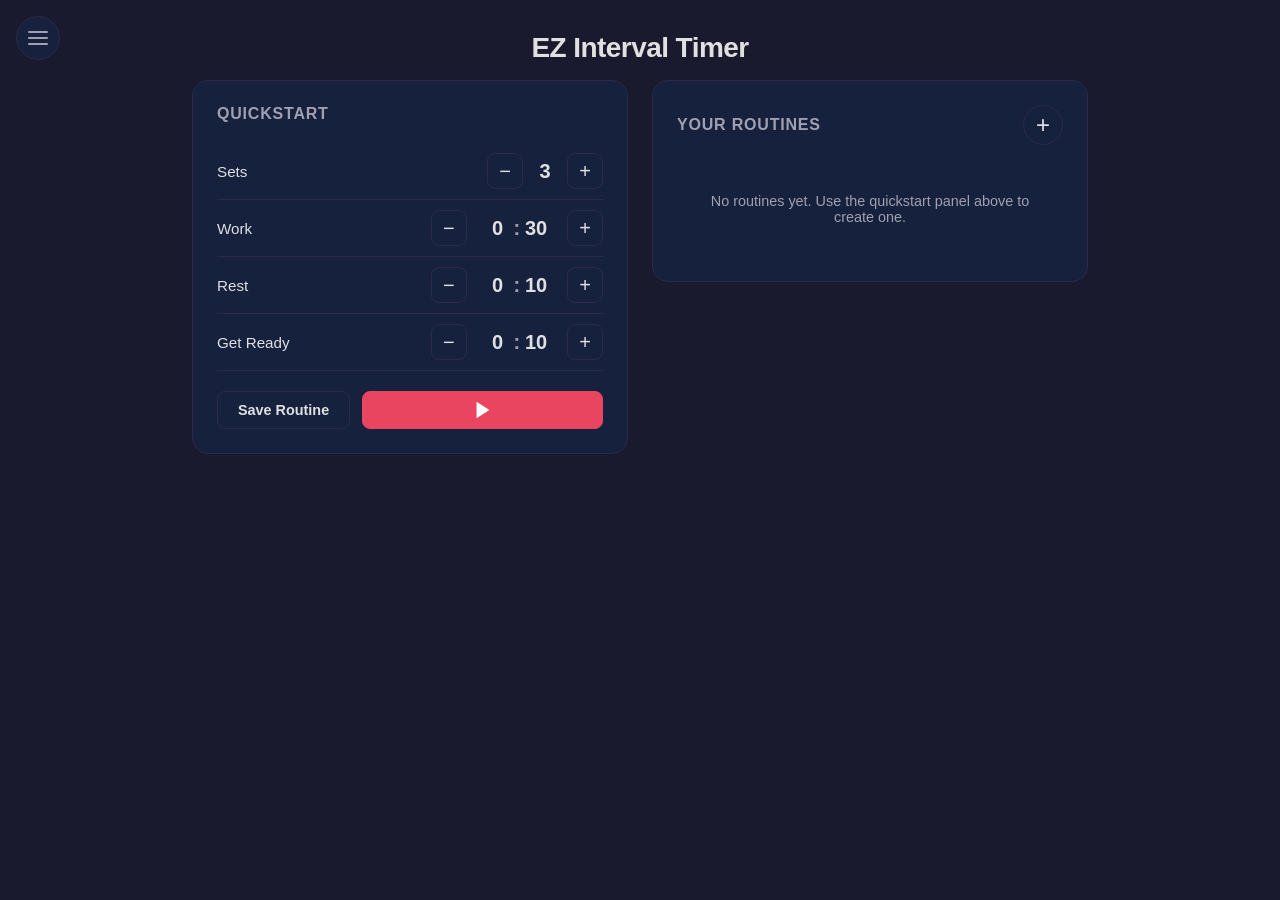
<file: index.html>
<!DOCTYPE html>
<html lang="en">
<head>
  <meta charset="UTF-8">
  <meta name="viewport" content="width=device-width, initial-scale=1.0, user-scalable=no">
  <link rel="icon" href="favicon.ico" sizes="any">
  <meta name="author" content="steven-chau/ez-interval-timer">
  <meta name="theme-color" content="#1a1a2e">
  <meta name="description" content="Interval timer for workouts, stretching, and timed routines">
  <meta name="apple-mobile-web-app-capable" content="yes">
  <meta name="apple-mobile-web-app-status-bar-style" content="black-translucent">
  <meta name="mobile-web-app-capable" content="yes">
  <link rel="apple-touch-icon" href="icon-192.png">
  <link rel="manifest" href="manifest.json">

  <!-- Open Graph (WhatsApp, Facebook, Telegram, Slack) -->
  <meta property="og:type" content="website">
  <meta property="og:url" content="https://steven-chau.github.io/ez-interval-timer/">
  <meta property="og:title" content="EZ Interval Timer">
  <meta property="og:description" content="Free interval timer for workouts, HIIT, Tabata, stretching, yoga, and timed routines. No ads, no sign-up, works offline.">
  <meta property="og:image" content="https://steven-chau.github.io/ez-interval-timer/screenshots/timer-light.png">
  <meta property="og:image:width" content="1170">
  <meta property="og:image:height" content="2532">
  <meta property="og:site_name" content="EZ Interval Timer">

  <!-- Twitter Card -->
  <meta name="twitter:card" content="summary_large_image">
  <meta name="twitter:url" content="https://steven-chau.github.io/ez-interval-timer/">
  <meta name="twitter:title" content="EZ Interval Timer">
  <meta name="twitter:description" content="Free interval timer for workouts, HIIT, Tabata, stretching, yoga, and timed routines. No ads, no sign-up, works offline.">
  <meta name="twitter:image" content="https://steven-chau.github.io/ez-interval-timer/screenshots/timer-light.png">

  <title>EZ Interval Timer</title>
  <link rel="stylesheet" href="css/style.css">
  <script type="application/ld+json">
  {
    "@context": "https://schema.org",
    "@type": "WebApplication",
    "@id": "https://steven-chau.github.io/ez-interval-timer#app",
    "name": "EZ Interval Timer",
    "url": "https://steven-chau.github.io/ez-interval-timer",
    "description": "Free interval timer for workouts, HIIT, Tabata, stretching, yoga, and timed routines",
    "applicationCategory": "HealthApplication",
    "operatingSystem": "All",
    "author": {
      "@type": "Person",
      "name": "Steven Chau",
      "url": "https://github.com/steven-chau"
    },
    "sourceOrganization": {
      "@type": "Organization",
      "name": "steven-chau/ez-interval-timer",
      "url": "https://github.com/steven-chau/ez-interval-timer"
    }
  }
  </script>
</head>
<body>
  <div id="app">
    <!-- ===== Config View ===== -->
    <div id="config-view" class="view">
      <button id="btn-menu" class="btn-hamburger" data-i18n-aria="menuAria">
        <svg width="24" height="24" viewBox="0 0 24 24" fill="none" stroke="currentColor" stroke-width="2" stroke-linecap="round"><line x1="3" y1="6" x2="21" y2="6"/><line x1="3" y1="12" x2="21" y2="12"/><line x1="3" y1="18" x2="21" y2="18"/></svg>
      </button>

      <div id="menu-backdrop" class="menu-backdrop closed"></div>
      <div id="menu-drawer" class="menu-drawer closed">
        <div class="menu-header">
          <h2 data-i18n="menu">Menu</h2>
          <button id="btn-menu-close" class="btn-menu-close" data-i18n-aria="closeMenuAria">&times;</button>
        </div>
        <div class="menu-items">
          <button id="btn-language" class="menu-item">
            <svg width="20" height="20" viewBox="0 0 24 24" fill="none" stroke="currentColor" stroke-width="2" stroke-linecap="round" stroke-linejoin="round"><circle cx="12" cy="12" r="10"/><line x1="2" y1="12" x2="22" y2="12"/><path d="M12 2a15.3 15.3 0 0 1 4 10 15.3 15.3 0 0 1-4 10 15.3 15.3 0 0 1-4-10 15.3 15.3 0 0 1 4-10z"/></svg>
            <span data-i18n="language">Language</span>
          </button>
          <button id="btn-track-records" class="menu-item">
            <svg width="20" height="20" viewBox="0 0 24 24" fill="none" stroke="currentColor" stroke-width="2" stroke-linecap="round" stroke-linejoin="round"><line x1="18" y1="20" x2="18" y2="10"/><line x1="12" y1="20" x2="12" y2="4"/><line x1="6" y1="20" x2="6" y2="14"/></svg>
            <span data-i18n="trackRecords">Track Records</span>
          </button>
          <button id="btn-menu-fullscreen" class="menu-item">
            <svg width="20" height="20" viewBox="0 0 24 24" fill="none" stroke="currentColor" stroke-width="2" stroke-linecap="round" stroke-linejoin="round"><polyline points="15 3 21 3 21 9"/><polyline points="9 21 3 21 3 15"/><line x1="21" y1="3" x2="14" y2="10"/><line x1="3" y1="21" x2="10" y2="14"/></svg>
            <span data-i18n="fullscreenEnter">Enter Full Screen</span>
          </button>
          <button id="btn-export-routines" class="menu-item">
            <svg width="20" height="20" viewBox="0 0 24 24" fill="none" stroke="currentColor" stroke-width="2" stroke-linecap="round" stroke-linejoin="round"><path d="M21 15v4a2 2 0 0 1-2 2H5a2 2 0 0 1-2-2v-4"/><polyline points="17 8 12 3 7 8"/><line x1="12" y1="3" x2="12" y2="15"/></svg>
            <span data-i18n="exportRoutines">Export Routines</span>
          </button>
          <button id="btn-import-routines" class="menu-item">
            <svg width="20" height="20" viewBox="0 0 24 24" fill="none" stroke="currentColor" stroke-width="2" stroke-linecap="round" stroke-linejoin="round"><path d="M21 15v4a2 2 0 0 1-2 2H5a2 2 0 0 1-2-2v-4"/><polyline points="7 10 12 15 17 10"/><line x1="12" y1="15" x2="12" y2="3"/></svg>
            <span data-i18n="importRoutines">Import Routines</span>
          </button>
          <button id="btn-menu-share" class="menu-item">
            <svg width="20" height="20" viewBox="0 0 24 24" fill="none" stroke="currentColor" stroke-width="2" stroke-linecap="round" stroke-linejoin="round"><circle cx="18" cy="5" r="3"/><circle cx="6" cy="12" r="3"/><circle cx="18" cy="19" r="3"/><line x1="8.59" y1="13.51" x2="15.42" y2="17.49"/><line x1="15.41" y1="6.51" x2="8.59" y2="10.49"/></svg>
            <span data-i18n="share">Share</span>
          </button>
          <button id="btn-sponsor" class="menu-item">
            <svg width="20" height="20" viewBox="0 0 24 24" fill="none" stroke="currentColor" stroke-width="2" stroke-linecap="round" stroke-linejoin="round"><path d="M20.84 4.61a5.5 5.5 0 0 0-7.78 0L12 5.67l-1.06-1.06a5.5 5.5 0 0 0-7.78 7.78l1.06 1.06L12 21.23l7.78-7.78 1.06-1.06a5.5 5.5 0 0 0 0-7.78z"/></svg>
            <span data-i18n="sponsor">Sponsor</span>
          </button>
        </div>
        <div class="menu-footer" id="menu-footer">
          <span id="menu-footer-version"></span>
        </div>
      </div>

      <header class="config-header">
        <h1 data-i18n="appTitle">EZ Interval Timer</h1>
      </header>

      <main class="config-main">
        <!-- Quickstart Panel -->
        <section class="panel quickstart-panel">
          <h2 data-i18n="quickstart">Quickstart</h2>

          <div class="config-row">
            <label data-i18n="sets">Sets</label>
            <div class="stepper">
              <button class="stepper-btn" data-action="decrement" data-target="sets" data-i18n-aria="decreaseSets">&#8722;</button>
              <span class="stepper-value" id="sets-display">3</span>
              <button class="stepper-btn" data-action="increment" data-target="sets" data-i18n-aria="increaseSets">+</button>
            </div>
          </div>

          <div class="config-row">
            <label data-i18n="work">Work</label>
            <div class="time-stepper">
              <button class="stepper-btn" data-action="decrement" data-target="work" data-i18n-aria="decreaseWork">&#8722;</button>
              <div class="time-display" data-target="work" role="button" tabindex="0">
                <span class="time-min" id="work-min-display">0</span><span class="time-sep">:</span><span class="time-sec" id="work-sec-display">30</span>
              </div>
              <button class="stepper-btn" data-action="increment" data-target="work" data-i18n-aria="increaseWork">+</button>
            </div>
          </div>

          <div class="config-row">
            <label data-i18n="rest">Rest</label>
            <div class="time-stepper">
              <button class="stepper-btn" data-action="decrement" data-target="rest" data-i18n-aria="decreaseRest">&#8722;</button>
              <div class="time-display" data-target="rest" role="button" tabindex="0">
                <span class="time-min" id="rest-min-display">0</span><span class="time-sep">:</span><span class="time-sec" id="rest-sec-display">10</span>
              </div>
              <button class="stepper-btn" data-action="increment" data-target="rest" data-i18n-aria="increaseRest">+</button>
            </div>
          </div>

          <div class="config-row">
            <label data-i18n="getReady">Get Ready</label>
            <div class="time-stepper">
              <button class="stepper-btn" data-action="decrement" data-target="prepare" data-i18n-aria="decreasePrepare">&#8722;</button>
              <div class="time-display" data-target="prepare" role="button" tabindex="0">
                <span class="time-min" id="prepare-min-display">0</span><span class="time-sep">:</span><span class="time-sec" id="prepare-sec-display">10</span>
              </div>
              <button class="stepper-btn" data-action="increment" data-target="prepare" data-i18n-aria="increasePrepare">+</button>
            </div>
          </div>

          <div class="quickstart-actions">
            <button id="btn-save-routine" class="btn btn-secondary" data-i18n="saveRoutine">Save Routine</button>
            <button id="btn-start" class="btn btn-primary btn-large btn-start-icon" aria-label="Start">
              <svg width="22" height="22" viewBox="0 0 24 24" fill="currentColor"><polygon points="5 3 19 12 5 21 5 3"/></svg>
            </button>
          </div>
        </section>

        <!-- Routines Section -->
        <section class="panel routines-section">
          <div class="routines-header">
            <h2 data-i18n="yourRoutines">Your Routines</h2>
            <button id="btn-add-routine" class="btn btn-icon" data-i18n-aria="addRoutineAria">+</button>
          </div>
          <div id="routines-grid" class="routines-grid"></div>
          <p id="routines-empty" class="routines-empty hidden" data-i18n="noRoutines">No routines yet. Use the quickstart panel above to create one.</p>
        </section>
      </main>
    </div>

    <!-- ===== Timer View ===== -->
    <div id="timer-view" class="view hidden">
      <div class="timer-bg" id="timer-bg">
        <div id="lock-overlay" class="lock-overlay hidden"></div>
        <div class="timer-content">
          <div class="routine-label" id="routine-label"></div>
          <div class="phase-label" id="phase-label">PREPARE</div>

          <div class="countdown-container">
            <svg class="progress-ring" viewBox="0 0 200 200">
              <circle class="progress-ring-track" cx="100" cy="100" r="90" />
              <circle class="progress-ring-fill" cx="100" cy="100" r="90" id="progress-ring" />
            </svg>
            <div class="countdown-digits" id="countdown-digits">10</div>
          </div>

          <div class="set-counter" id="set-counter">Set 1 / 3</div>
        </div>
        <img id="finish-gif" class="finish-gif" src="img/dicaprio-meme.gif" alt="">
      </div>

      <div class="timer-controls" id="timer-controls">
        <button class="ctrl-btn" id="btn-skip-back" data-i18n-aria="skipBackAria">
          <svg width="24" height="24" viewBox="0 0 24 24" fill="none" stroke="currentColor" stroke-width="2" stroke-linecap="round" stroke-linejoin="round"><polyline points="1 4 1 10 7 10"/><path d="M3.51 15a9 9 0 1 0 2.13-9.36L1 10"/></svg>
        </button>
        <button class="ctrl-btn ctrl-btn-play" id="btn-play-pause" data-i18n-aria="pauseAria">
          <svg id="icon-pause" width="28" height="28" viewBox="0 0 24 24" fill="currentColor"><rect x="5" y="4" width="5" height="16"/><rect x="14" y="4" width="5" height="16"/></svg>
          <svg id="icon-play" width="28" height="28" viewBox="0 0 24 24" fill="currentColor" class="hidden"><polygon points="6,3 20,12 6,21"/></svg>
        </button>
        <button class="ctrl-btn" id="btn-skip-fwd" data-i18n-aria="skipFwdAria">
          <svg width="24" height="24" viewBox="0 0 24 24" fill="none" stroke="currentColor" stroke-width="2" stroke-linecap="round" stroke-linejoin="round"><polyline points="23 4 23 10 17 10"/><path d="M20.49 15a9 9 0 1 1-2.12-9.36L23 10"/></svg>
        </button>
        <button class="ctrl-btn" id="btn-lock" data-i18n-aria="lockAria">
          <svg id="icon-unlocked" width="22" height="22" viewBox="0 0 24 24" fill="none" stroke="currentColor" stroke-width="2" stroke-linecap="round" stroke-linejoin="round"><rect x="3" y="11" width="18" height="11" rx="2" ry="2"/><path d="M7 11V7a5 5 0 0 1 9.9-1"/></svg>
          <svg id="icon-locked" width="22" height="22" viewBox="0 0 24 24" fill="none" stroke="currentColor" stroke-width="2" stroke-linecap="round" stroke-linejoin="round" class="hidden"><rect x="3" y="11" width="18" height="11" rx="2" ry="2"/><path d="M7 11V7a5 5 0 0 1 10 0v4"/></svg>
        </button>
        <button class="ctrl-btn ctrl-btn-exit" id="btn-exit" data-i18n="exit">Exit</button>
      </div>

    </div>

    <!-- ===== Records View ===== -->
    <div id="records-view" class="view hidden">
      <header class="records-header">
        <button id="btn-records-back" class="btn-icon" data-i18n-aria="recordsBackAria">
          <svg width="24" height="24" viewBox="0 0 24 24" fill="none" stroke="currentColor" stroke-width="2" stroke-linecap="round" stroke-linejoin="round"><polyline points="15 18 9 12 15 6"/></svg>
        </button>
        <h1 data-i18n="trackRecords">Track Records</h1>
      </header>

      <div class="records-modes">
        <button id="btn-mode-detailed" class="mode-btn active" data-i18n="modeDetailed">Detailed</button>
        <button id="btn-mode-calendar" class="mode-btn" data-i18n="modeCalendar">Calendar</button>
      </div>

      <main class="records-main" id="records-main">
        <div id="records-detailed">
          <div id="records-list"></div>
          <button id="btn-load-more" class="btn btn-secondary records-load-more hidden" data-i18n="loadMore">Load More</button>
          <p id="records-empty" class="records-empty hidden" data-i18n="noRecords">No workout records yet.</p>
        </div>
        <div id="records-calendar" class="hidden">
          <div class="calendar-nav">
            <button id="btn-month-prev" class="btn-icon" aria-label="Previous month">
              <svg width="20" height="20" viewBox="0 0 24 24" fill="none" stroke="currentColor" stroke-width="2" stroke-linecap="round" stroke-linejoin="round"><polyline points="15 18 9 12 15 6"/></svg>
            </button>
            <span id="calendar-month-label" class="calendar-month-label"></span>
            <button id="btn-month-next" class="btn-icon" aria-label="Next month">
              <svg width="20" height="20" viewBox="0 0 24 24" fill="none" stroke="currentColor" stroke-width="2" stroke-linecap="round" stroke-linejoin="round"><polyline points="9 18 15 12 9 6"/></svg>
            </button>
          </div>
          <div class="calendar-day-headers" id="calendar-day-headers"></div>
          <div class="calendar-grid" id="calendar-grid"></div>
          <div class="calendar-legend">
            <span class="calendar-legend-label" data-i18n="heatmapLess">Less</span>
            <span class="calendar-legend-cell l0"></span>
            <span class="calendar-legend-cell l1"></span>
            <span class="calendar-legend-cell l2"></span>
            <span class="calendar-legend-cell l3"></span>
            <span class="calendar-legend-cell l4"></span>
            <span class="calendar-legend-label" data-i18n="heatmapMore">More</span>
          </div>
        </div>
      </main>
    </div>
  </div>

  <!-- ===== Routine Edit Modal ===== -->
  <div id="routine-modal" class="modal hidden">
    <div class="modal-backdrop"></div>
    <div class="modal-content">
      <h2 id="modal-title"></h2>

      <div class="modal-field">
        <label for="modal-name" data-i18n="name">Name</label>
        <input type="text" id="modal-name" maxlength="30" data-i18n-placeholder="routineName" class="text-input">
      </div>

      <div class="modal-field">
        <label data-i18n="sets">Sets</label>
        <div class="stepper">
          <button class="stepper-btn" data-action="decrement" data-target="modal-sets" data-i18n-aria="decreaseSets">&#8722;</button>
          <span class="stepper-value" id="modal-sets-display">3</span>
          <button class="stepper-btn" data-action="increment" data-target="modal-sets" data-i18n-aria="increaseSets">+</button>
        </div>
      </div>

      <div class="modal-field">
        <label data-i18n="work">Work</label>
        <div class="time-stepper">
          <button class="stepper-btn" data-action="decrement" data-target="modal-work" data-i18n-aria="decreaseWork">&#8722;</button>
          <div class="time-display" data-target="modal-work" role="button" tabindex="0">
            <span class="time-min" id="modal-work-min-display">0</span><span class="time-sep">:</span><span class="time-sec" id="modal-work-sec-display">30</span>
          </div>
          <button class="stepper-btn" data-action="increment" data-target="modal-work" data-i18n-aria="increaseWork">+</button>
        </div>
      </div>

      <div class="modal-field">
        <label data-i18n="rest">Rest</label>
        <div class="time-stepper">
          <button class="stepper-btn" data-action="decrement" data-target="modal-rest" data-i18n-aria="decreaseRest">&#8722;</button>
          <div class="time-display" data-target="modal-rest" role="button" tabindex="0">
            <span class="time-min" id="modal-rest-min-display">0</span><span class="time-sep">:</span><span class="time-sec" id="modal-rest-sec-display">10</span>
          </div>
          <button class="stepper-btn" data-action="increment" data-target="modal-rest" data-i18n-aria="increaseRest">+</button>
        </div>
      </div>

      <div class="modal-field">
        <label data-i18n="getReady">Get Ready</label>
        <div class="time-stepper">
          <button class="stepper-btn" data-action="decrement" data-target="modal-prepare" data-i18n-aria="decreasePrepare">&#8722;</button>
          <div class="time-display" data-target="modal-prepare" role="button" tabindex="0">
            <span class="time-min" id="modal-prepare-min-display">0</span><span class="time-sep">:</span><span class="time-sec" id="modal-prepare-sec-display">10</span>
          </div>
          <button class="stepper-btn" data-action="increment" data-target="modal-prepare" data-i18n-aria="increasePrepare">+</button>
        </div>
      </div>

      <div class="modal-actions">
        <button id="btn-modal-cancel" class="btn btn-secondary" data-i18n="cancel">Cancel</button>
        <button id="btn-modal-save" class="btn btn-primary" data-i18n="save">Save</button>
      </div>
    </div>
  </div>

  <!-- ===== Confirm Delete Modal ===== -->
  <div id="confirm-modal" class="modal hidden">
    <div class="modal-backdrop"></div>
    <div class="modal-content">
      <p id="confirm-modal-message"></p>
      <div class="modal-actions">
        <button id="btn-confirm-cancel" class="btn btn-secondary" data-i18n="cancel">Cancel</button>
        <button id="btn-confirm-delete" class="btn btn-danger" data-i18n="delete">Delete</button>
      </div>
    </div>
  </div>

  <!-- ===== Language Selection Modal ===== -->
  <div id="language-modal" class="modal hidden">
    <div class="modal-backdrop"></div>
    <div class="modal-content">
      <h2 id="language-modal-title" data-i18n="selectLanguage">Language</h2>
      <div class="language-options">
        <button class="language-option" data-lang="en">
          <span class="language-option-name" data-i18n="langEn">English</span>
        </button>
        <button class="language-option" data-lang="zh-HK">
          <span class="language-option-name" data-i18n="langZhHK">廣東話</span>
        </button>
        <button class="language-option" data-lang="zh-TW">
          <span class="language-option-name" data-i18n="langZhTW">台灣中文</span>
        </button>
        <button class="language-option" data-lang="zh-CN">
          <span class="language-option-name" data-i18n="langZhCN">简体中文</span>
        </button>
        <button class="language-option" data-lang="ja">
          <span class="language-option-name" data-i18n="langJa">日本語</span>
        </button>
      </div>
    </div>
  </div>

  <!-- ===== About Modal ===== -->
  <div id="about-modal" class="modal hidden">
    <div class="modal-backdrop"></div>
    <div class="modal-content about-modal-content">
      <div class="about-header">
        <img src="icon-192.png" alt="" class="about-icon">
        <h2 class="about-app-name" data-i18n="appTitle">EZ Interval Timer</h2>
      </div>
      <p class="about-version" id="about-version"></p>
      <div class="about-links">
        <a href="https://github.com/steven-chau/ez-interval-timer" target="_blank" rel="noopener" class="about-link">
          <svg width="20" height="20" viewBox="0 0 24 24" fill="none" stroke="currentColor" stroke-width="2" stroke-linecap="round" stroke-linejoin="round"><path d="M9 19c-5 1.5-5-2.5-7-3m14 6v-3.87a3.37 3.37 0 0 0-.94-2.61c3.14-.35 6.44-1.54 6.44-7A5.44 5.44 0 0 0 20 4.77 5.07 5.07 0 0 0 19.91 1S18.73.65 16 2.48a13.38 13.38 0 0 0-7 0C6.27.65 5.09 1 5.09 1A5.07 5.07 0 0 0 5 4.77a5.44 5.44 0 0 0-1.5 3.78c0 5.42 3.3 6.61 6.44 7A3.37 3.37 0 0 0 9 18.13V22"/></svg>
          <span data-i18n="githubRepo">GitHub Repo</span>
        </a>
        <a href="https://github.com/steven-chau/ez-interval-timer/issues" target="_blank" rel="noopener" class="about-link">
          <svg width="20" height="20" viewBox="0 0 24 24" fill="none" stroke="currentColor" stroke-width="2" stroke-linecap="round" stroke-linejoin="round"><path d="M4 4h16c1.1 0 2 .9 2 2v12c0 1.1-.9 2-2 2H4c-1.1 0-2-.9-2-2V6c0-1.1.9-2 2-2z"/><polyline points="22,6 12,13 2,6"/></svg>
          <span data-i18n="contact">Contact</span>
        </a>
      </div>
    </div>
  </div>

  <!-- ===== Export Modal ===== -->
  <div id="export-modal" class="modal hidden">
    <div class="modal-backdrop"></div>
    <div class="modal-content about-modal-content">
      <h2 data-i18n="exportRoutines">Export Routines</h2>
      <div id="qr-export-container" class="qr-canvas"></div>
      <p id="qr-export-progress" class="qr-progress"></p>
      <p id="qr-export-instruction" class="qr-instruction" data-i18n="qrSingleInstruction">Scan this code from another device with EZ Timer open, then tap Import Routines.</p>
      <button id="btn-close-export" class="btn btn-secondary" data-i18n="cancel">Close</button>
    </div>
  </div>

  <!-- ===== Import Modal ===== -->
  <div id="import-modal" class="modal hidden">
    <div class="modal-backdrop"></div>
    <div class="modal-content about-modal-content">
      <h2 data-i18n="importRoutines">Import Routines</h2>
      <div id="qr-reader" class="qr-reader"></div>
      <p id="import-progress" class="qr-progress"></p>
      <div id="import-actions" class="import-actions hidden">
        <button id="btn-import-merge" class="btn btn-primary" data-i18n="importMerge">Import</button>
        <button id="btn-import-cancel" class="btn btn-secondary" data-i18n="cancel">Cancel</button>
      </div>
      <p class="qr-instruction" style="margin-top:0.75rem;">
        <span data-i18n="importUploadPrefix">Or </span>
        <label id="import-file-label" class="import-file-link" data-i18n="importUploadLink">upload a screenshot</label>
        <span data-i18n="importUploadSuffix"> of the QR code.</span>
      </p>
      <input type="file" id="import-file-input" accept="image/*" style="display:none;">
    </div>
  </div>

  <!-- QR libraries — sourced from:
       qrcode-generator@1.4.4  https://cdn.jsdelivr.net/npm/qrcode-generator@1.4.4/qrcode.min.js
       jsqr@1.4.0               https://cdn.jsdelivr.net/npm/jsqr@1.4.0/dist/jsQR.js
       html5-qrcode@2.3.8       https://unpkg.com/html5-qrcode@2.3.8/html5-qrcode.min.js -->
  <script src="js/vendor/qrcode-generator.min.js"></script>
  <script src="js/vendor/jsQR.js"></script>
  <script src="js/vendor/html5-qrcode.min.js"></script>
  <script src="js/storage.js"></script>
  <script src="js/state.js"></script>
  <script src="js/timer.js"></script>
  <script src="js/audio.js"></script>
  <script src="js/i18n.js"></script>
  <script src="js/records.js"></script>
  <script src="js/confetti.js"></script>
  <script src="js/ui.js"></script>
  <script src="js/export-import.js"></script>
  <script src="js/app.js"></script>
</body>
</html>
</file>
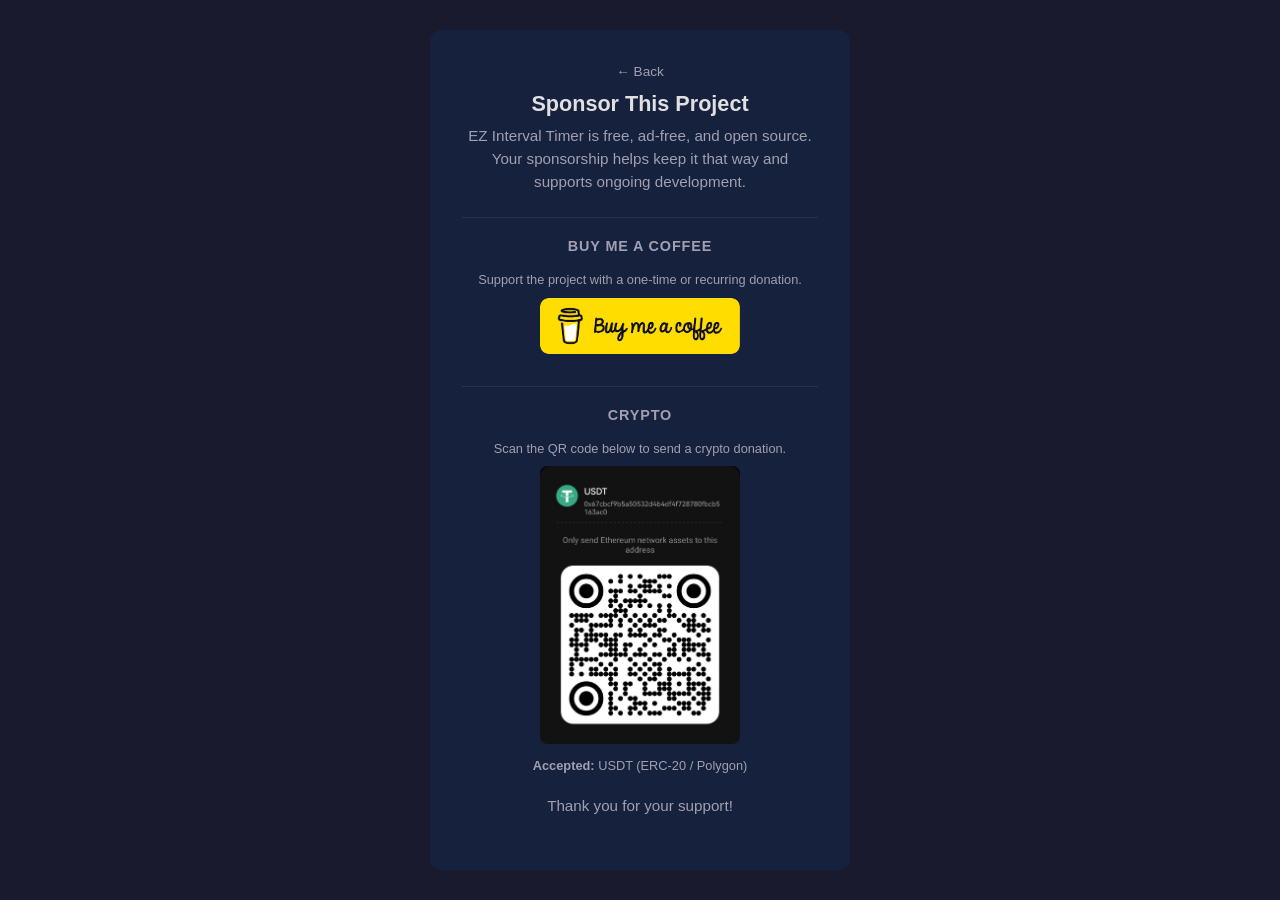
<file: SPONSOR.en.html>
<!DOCTYPE html>
<html lang="en">
<head>
  <meta charset="UTF-8">
  <meta name="viewport" content="width=device-width, initial-scale=1.0">
  <title>Sponsor — EZ Interval Timer</title>
  <style>
    :root {
      --bg: #1a1a2e;
      --surface: #16213e;
      --text: #e0e0e0;
      --text-secondary: #a0a0b0;
      --accent: #e94560;
      --radius: 12px;
    }
    *, *::before, *::after { box-sizing: border-box; margin: 0; padding: 0; }
    body {
      font-family: -apple-system, BlinkMacSystemFont, 'Segoe UI', Roboto, sans-serif;
      background: var(--bg);
      color: var(--text);
      min-height: 100dvh;
      display: flex;
      align-items: center;
      justify-content: center;
      padding: 1.5rem;
    }
    .card {
      background: var(--surface);
      border-radius: var(--radius);
      padding: 2rem 2rem 1.75rem;
      max-width: 420px;
      width: 100%;
      text-align: center;
    }
    .card h1 {
      font-size: 1.35rem;
      margin-bottom: 0.5rem;
    }
    .card p {
      color: var(--text-secondary);
      font-size: 0.95rem;
      line-height: 1.5;
      margin-bottom: 1.5rem;
    }
    .divider {
      border: none;
      border-top: 1px solid rgba(255,255,255,0.08);
      margin: 1.25rem 0;
    }
    .method h2 {
      font-size: 0.9rem;
      text-transform: uppercase;
      letter-spacing: 0.06em;
      color: var(--text-secondary);
      margin-bottom: 1rem;
    }
    .method img {
      max-width: 200px;
      height: auto;
      border-radius: 8px;
      margin-bottom: 0.5rem;
    }
    .method .note {
      font-size: 0.8rem;
      color: var(--text-secondary);
      margin-bottom: 0.5rem;
    }
    .thanks {
      font-size: 0.85rem;
      color: var(--text-secondary);
      margin-top: 1.25rem;
    }
    .back-link {
      display: inline-block;
      font-size: 0.85rem;
      color: var(--text-secondary);
      text-decoration: none;
      margin-bottom: 0.75rem;
      transition: color 0.2s;
    }
    .back-link:hover { color: var(--text); }
    .bmac-img { max-width: 180px; height: auto; display: inline-block; }
  </style>
</head>
<body>
<div class="card">
  <a href="https://steven-chau.github.io/ez-interval-timer/" class="back-link">&larr; Back</a>
  <h1>Sponsor This Project</h1>
  <p>EZ Interval Timer is free, ad-free, and open source. Your sponsorship helps keep it that way and supports ongoing development.</p>

  <hr class="divider">

  <div class="method">
    <h2>Buy Me a Coffee</h2>
    <p class="note">Support the project with a one-time or recurring donation.</p>
    <a href="https://buymeacoffee.com/stevenchau" target="_blank" rel="noopener"><img src="./img/bmc-button.png" alt="Buy Me a Coffee" class="bmac-img"></a>
  </div>

  <hr class="divider">

  <div class="method">
    <h2>Crypto</h2>
    <p class="note">Scan the QR code below to send a crypto donation.</p>
    <img src="./sponsor/crypto-qr.png" alt="Crypto QR Code">
    <p class="note"><strong>Accepted:</strong> USDT (ERC-20 / Polygon)</p>
  </div>

  <p class="thanks">Thank you for your support!</p>
</div>
</body>
</html>
</file>
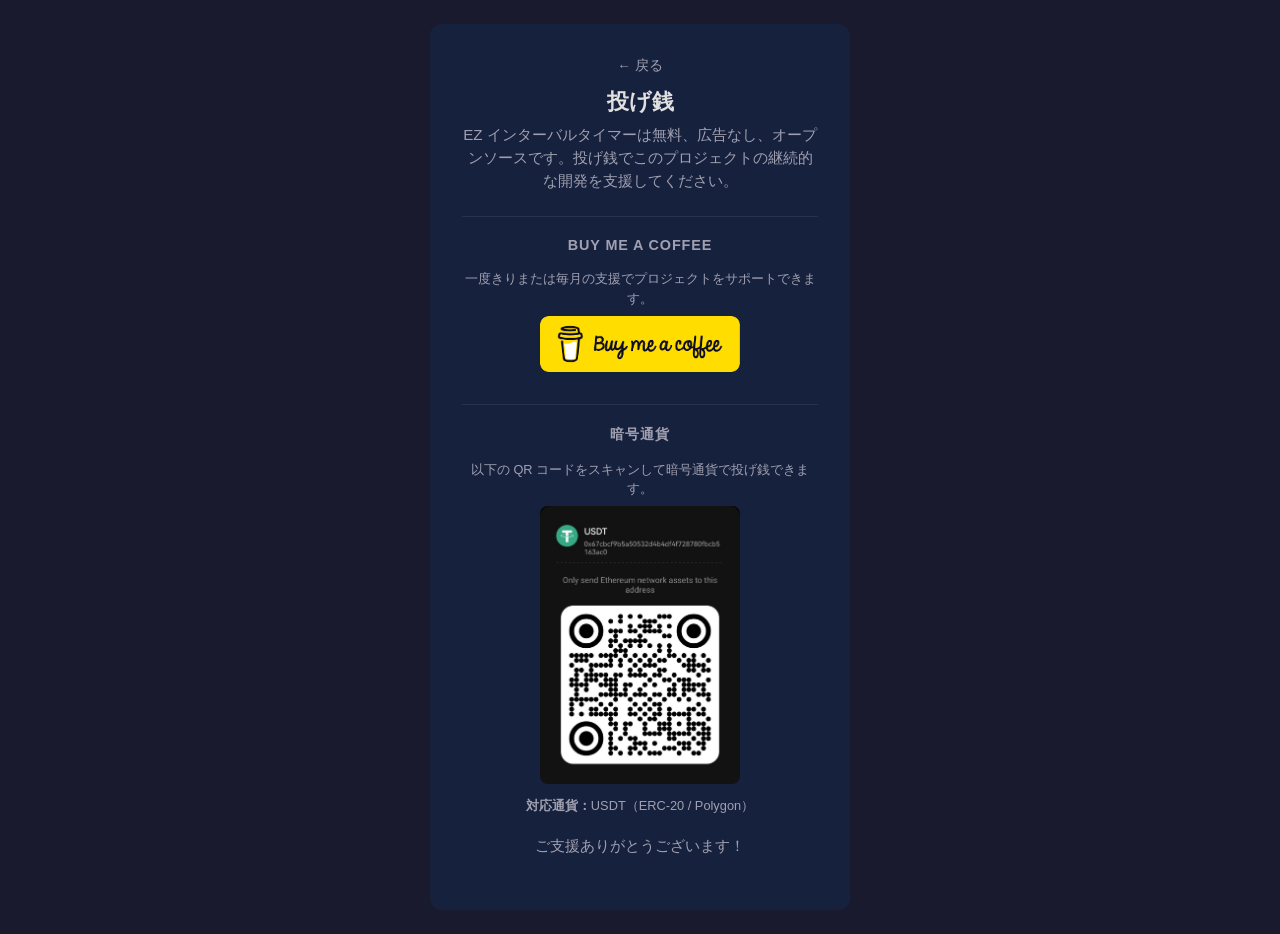
<file: SPONSOR.ja.html>
<!DOCTYPE html>
<html lang="ja">
<head>
  <meta charset="UTF-8">
  <meta name="viewport" content="width=device-width, initial-scale=1.0">
  <title>投げ銭 — EZ インターバルタイマー</title>
  <style>
    :root {
      --bg: #1a1a2e;
      --surface: #16213e;
      --text: #e0e0e0;
      --text-secondary: #a0a0b0;
      --accent: #e94560;
      --radius: 12px;
    }
    *, *::before, *::after { box-sizing: border-box; margin: 0; padding: 0; }
    body {
      font-family: -apple-system, BlinkMacSystemFont, 'Segoe UI', Roboto, sans-serif;
      background: var(--bg);
      color: var(--text);
      min-height: 100dvh;
      display: flex;
      align-items: center;
      justify-content: center;
      padding: 1.5rem;
    }
    .card {
      background: var(--surface);
      border-radius: var(--radius);
      padding: 2rem 2rem 1.75rem;
      max-width: 420px;
      width: 100%;
      text-align: center;
    }
    .card h1 {
      font-size: 1.35rem;
      margin-bottom: 0.5rem;
    }
    .card p {
      color: var(--text-secondary);
      font-size: 0.95rem;
      line-height: 1.5;
      margin-bottom: 1.5rem;
    }
    .divider {
      border: none;
      border-top: 1px solid rgba(255,255,255,0.08);
      margin: 1.25rem 0;
    }
    .method h2 {
      font-size: 0.9rem;
      text-transform: uppercase;
      letter-spacing: 0.06em;
      color: var(--text-secondary);
      margin-bottom: 1rem;
    }
    .method img {
      max-width: 200px;
      height: auto;
      border-radius: 8px;
      margin-bottom: 0.5rem;
    }
    .method .note {
      font-size: 0.8rem;
      color: var(--text-secondary);
      margin-bottom: 0.5rem;
    }
    .thanks {
      font-size: 0.85rem;
      color: var(--text-secondary);
      margin-top: 1.25rem;
    }
    .back-link {
      display: inline-block;
      font-size: 0.85rem;
      color: var(--text-secondary);
      text-decoration: none;
      margin-bottom: 0.75rem;
      transition: color 0.2s;
    }
    .back-link:hover { color: var(--text); }
    .bmac-img { max-width: 180px; height: auto; display: inline-block; }
  </style>
</head>
<body>
<div class="card">
  <a href="https://steven-chau.github.io/ez-interval-timer/" class="back-link">&larr; 戻る</a>
  <h1>投げ銭</h1>
  <p>EZ インターバルタイマーは無料、広告なし、オープンソースです。投げ銭でこのプロジェクトの継続的な開発を支援してください。</p>

  <hr class="divider">

  <div class="method">
    <h2>Buy Me a Coffee</h2>
    <p class="note">一度きりまたは毎月の支援でプロジェクトをサポートできます。</p>
    <a href="https://buymeacoffee.com/stevenchau" target="_blank" rel="noopener"><img src="./img/bmc-button.png" alt="コーヒーをおごる" class="bmac-img"></a>
  </div>

  <hr class="divider">

  <div class="method">
    <h2>暗号通貨</h2>
    <p class="note">以下の QR コードをスキャンして暗号通貨で投げ銭できます。</p>
    <img src="./sponsor/crypto-qr.png" alt="暗号通貨 QR コード">
    <p class="note"><strong>対応通貨：</strong>USDT（ERC-20 / Polygon）</p>
  </div>

  <p class="thanks">ご支援ありがとうございます！</p>
</div>
</body>
</html>
</file>
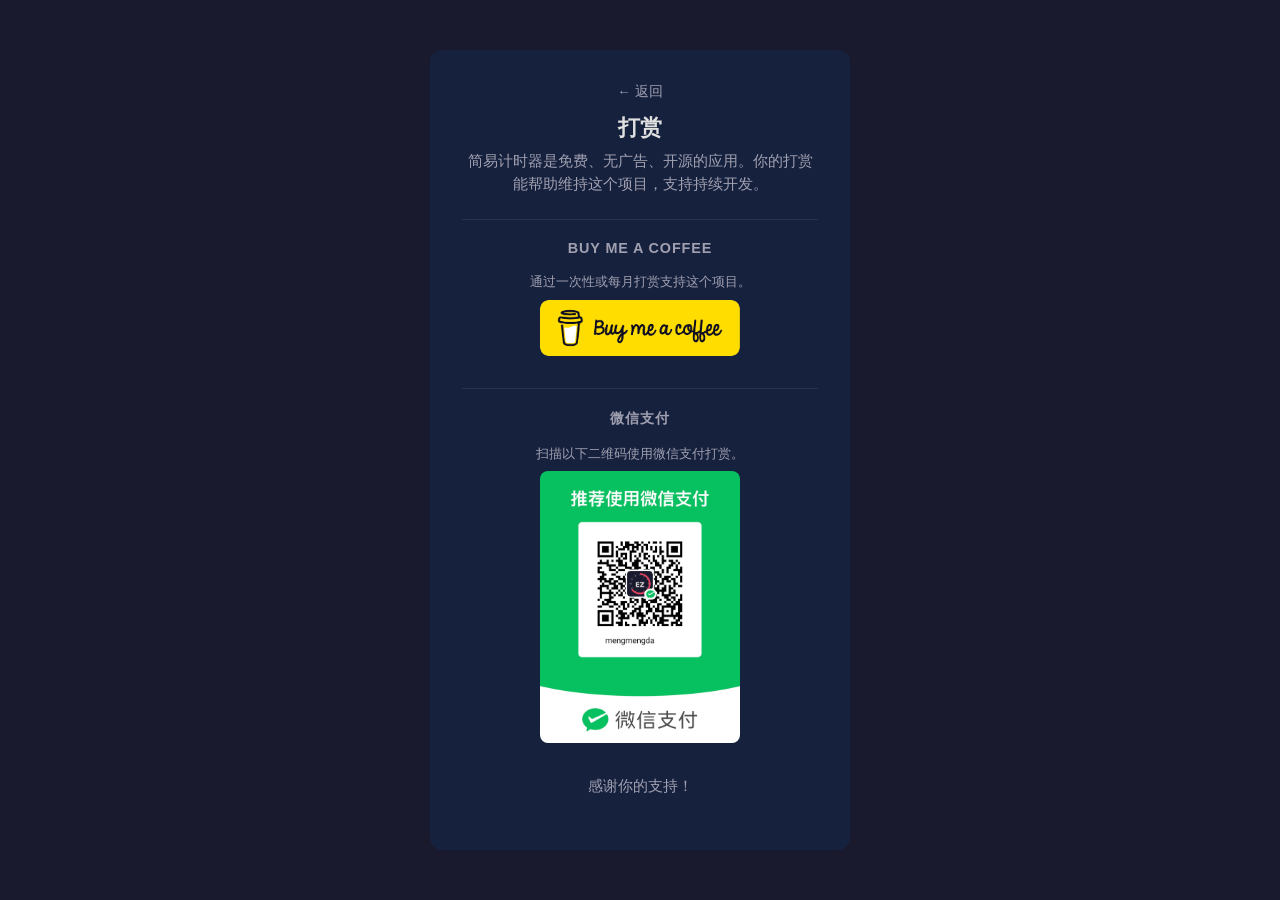
<file: SPONSOR.zh-CN.html>
<!DOCTYPE html>
<html lang="zh-CN">
<head>
  <meta charset="UTF-8">
  <meta name="viewport" content="width=device-width, initial-scale=1.0">
  <title>打赏 — 简易计时器</title>
  <style>
    :root {
      --bg: #1a1a2e;
      --surface: #16213e;
      --text: #e0e0e0;
      --text-secondary: #a0a0b0;
      --accent: #e94560;
      --radius: 12px;
    }
    *, *::before, *::after { box-sizing: border-box; margin: 0; padding: 0; }
    body {
      font-family: -apple-system, BlinkMacSystemFont, 'Segoe UI', Roboto, sans-serif;
      background: var(--bg);
      color: var(--text);
      min-height: 100dvh;
      display: flex;
      align-items: center;
      justify-content: center;
      padding: 1.5rem;
    }
    .card {
      background: var(--surface);
      border-radius: var(--radius);
      padding: 2rem 2rem 1.75rem;
      max-width: 420px;
      width: 100%;
      text-align: center;
    }
    .card h1 {
      font-size: 1.35rem;
      margin-bottom: 0.5rem;
    }
    .card p {
      color: var(--text-secondary);
      font-size: 0.95rem;
      line-height: 1.5;
      margin-bottom: 1.5rem;
    }
    .divider {
      border: none;
      border-top: 1px solid rgba(255,255,255,0.08);
      margin: 1.25rem 0;
    }
    .method h2 {
      font-size: 0.9rem;
      text-transform: uppercase;
      letter-spacing: 0.06em;
      color: var(--text-secondary);
      margin-bottom: 1rem;
    }
    .method img {
      max-width: 200px;
      height: auto;
      border-radius: 8px;
      margin-bottom: 0.5rem;
    }
    .method .note {
      font-size: 0.8rem;
      color: var(--text-secondary);
      margin-bottom: 0.5rem;
    }
    .thanks {
      font-size: 0.85rem;
      color: var(--text-secondary);
      margin-top: 1.25rem;
    }
    .back-link {
      display: inline-block;
      font-size: 0.85rem;
      color: var(--text-secondary);
      text-decoration: none;
      margin-bottom: 0.75rem;
      transition: color 0.2s;
    }
    .back-link:hover { color: var(--text); }
    .bmac-img { max-width: 180px; height: auto; display: inline-block; }
  </style>
</head>
<body>
<div class="card">
  <a href="https://steven-chau.github.io/ez-interval-timer/" class="back-link">&larr; 返回</a>
  <h1>打赏</h1>
  <p>简易计时器是免费、无广告、开源的应用。你的打赏能帮助维持这个项目，支持持续开发。</p>

  <hr class="divider">

  <div class="method">
    <h2>Buy Me a Coffee</h2>
    <p class="note">通过一次性或每月打赏支持这个项目。</p>
    <a href="https://buymeacoffee.com/stevenchau" target="_blank" rel="noopener"><img src="./img/bmc-button.png" alt="请我喝咖啡" class="bmac-img"></a>
  </div>

  <hr class="divider">

  <div class="method">
    <h2>微信支付</h2>
    <p class="note">扫描以下二维码使用微信支付打赏。</p>
    <img src="./sponsor/wechatpay-qr.png" alt="微信支付二维码">
  </div>

  <p class="thanks">感谢你的支持！</p>
</div>
</body>
</html>
</file>
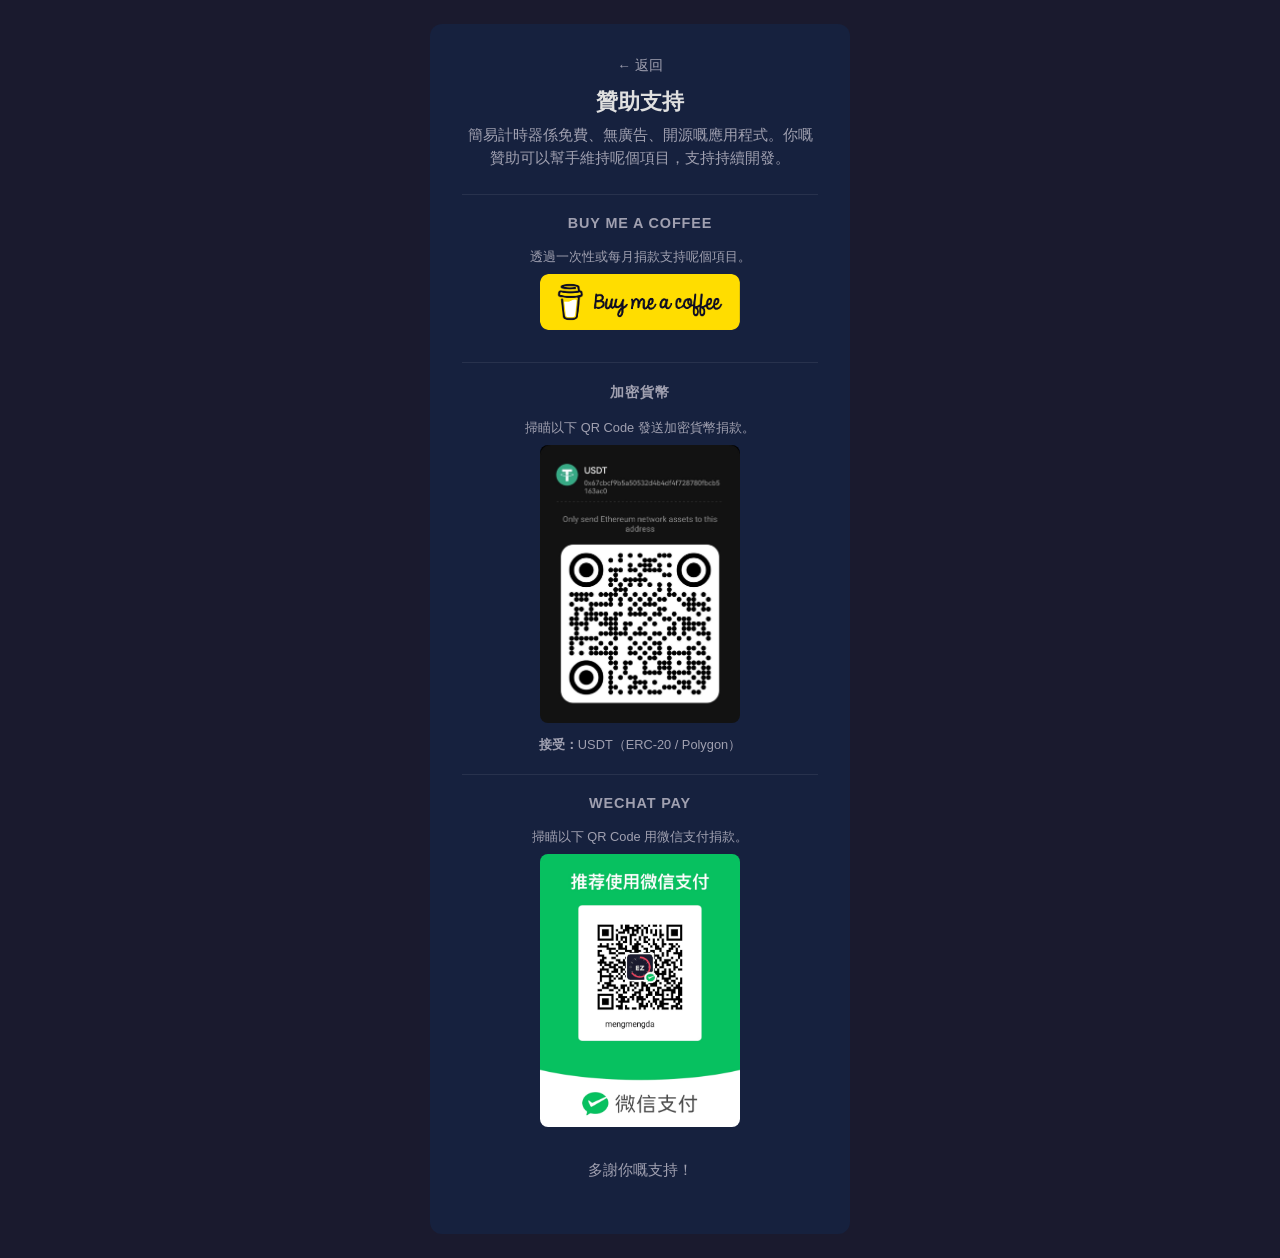
<file: SPONSOR.zh-HK.html>
<!DOCTYPE html>
<html lang="zh-HK">
<head>
  <meta charset="UTF-8">
  <meta name="viewport" content="width=device-width, initial-scale=1.0">
  <title>贊助支持 — 簡易計時器</title>
  <style>
    :root {
      --bg: #1a1a2e;
      --surface: #16213e;
      --text: #e0e0e0;
      --text-secondary: #a0a0b0;
      --accent: #e94560;
      --radius: 12px;
    }
    *, *::before, *::after { box-sizing: border-box; margin: 0; padding: 0; }
    body {
      font-family: -apple-system, BlinkMacSystemFont, 'Segoe UI', Roboto, sans-serif;
      background: var(--bg);
      color: var(--text);
      min-height: 100dvh;
      display: flex;
      align-items: center;
      justify-content: center;
      padding: 1.5rem;
    }
    .card {
      background: var(--surface);
      border-radius: var(--radius);
      padding: 2rem 2rem 1.75rem;
      max-width: 420px;
      width: 100%;
      text-align: center;
    }
    .card h1 {
      font-size: 1.35rem;
      margin-bottom: 0.5rem;
    }
    .card p {
      color: var(--text-secondary);
      font-size: 0.95rem;
      line-height: 1.5;
      margin-bottom: 1.5rem;
    }
    .divider {
      border: none;
      border-top: 1px solid rgba(255,255,255,0.08);
      margin: 1.25rem 0;
    }
    .method h2 {
      font-size: 0.9rem;
      text-transform: uppercase;
      letter-spacing: 0.06em;
      color: var(--text-secondary);
      margin-bottom: 1rem;
    }
    .method img {
      max-width: 200px;
      height: auto;
      border-radius: 8px;
      margin-bottom: 0.5rem;
    }
    .method .note {
      font-size: 0.8rem;
      color: var(--text-secondary);
      margin-bottom: 0.5rem;
    }
    .thanks {
      font-size: 0.85rem;
      color: var(--text-secondary);
      margin-top: 1.25rem;
    }
    .back-link {
      display: inline-block;
      font-size: 0.85rem;
      color: var(--text-secondary);
      text-decoration: none;
      margin-bottom: 0.75rem;
      transition: color 0.2s;
    }
    .back-link:hover { color: var(--text); }
    .bmac-img { max-width: 180px; height: auto; display: inline-block; }
  </style>
</head>
<body>
<div class="card">
  <a href="https://steven-chau.github.io/ez-interval-timer/" class="back-link">&larr; 返回</a>
  <h1>贊助支持</h1>
  <p>簡易計時器係免費、無廣告、開源嘅應用程式。你嘅贊助可以幫手維持呢個項目，支持持續開發。</p>

  <hr class="divider">

  <div class="method">
    <h2>Buy Me a Coffee</h2>
    <p class="note">透過一次性或每月捐款支持呢個項目。</p>
    <a href="https://buymeacoffee.com/stevenchau" target="_blank" rel="noopener"><img src="./img/bmc-button.png" alt="請我飲咖啡" class="bmac-img"></a>
  </div>

  <hr class="divider">

  <div class="method">
    <h2>加密貨幣</h2>
    <p class="note">掃瞄以下 QR Code 發送加密貨幣捐款。</p>
    <img src="./sponsor/crypto-qr.png" alt="Crypto QR Code">
    <p class="note"><strong>接受：</strong>USDT（ERC-20 / Polygon）</p>
  </div>

  <hr class="divider">

  <div class="method">
    <h2>WeChat Pay</h2>
    <p class="note">掃瞄以下 QR Code 用微信支付捐款。</p>
    <img src="./sponsor/wechatpay-qr.png" alt="WeChat Pay QR Code">
  </div>

  <p class="thanks">多謝你嘅支持！</p>
</div>
</body>
</html>
</file>
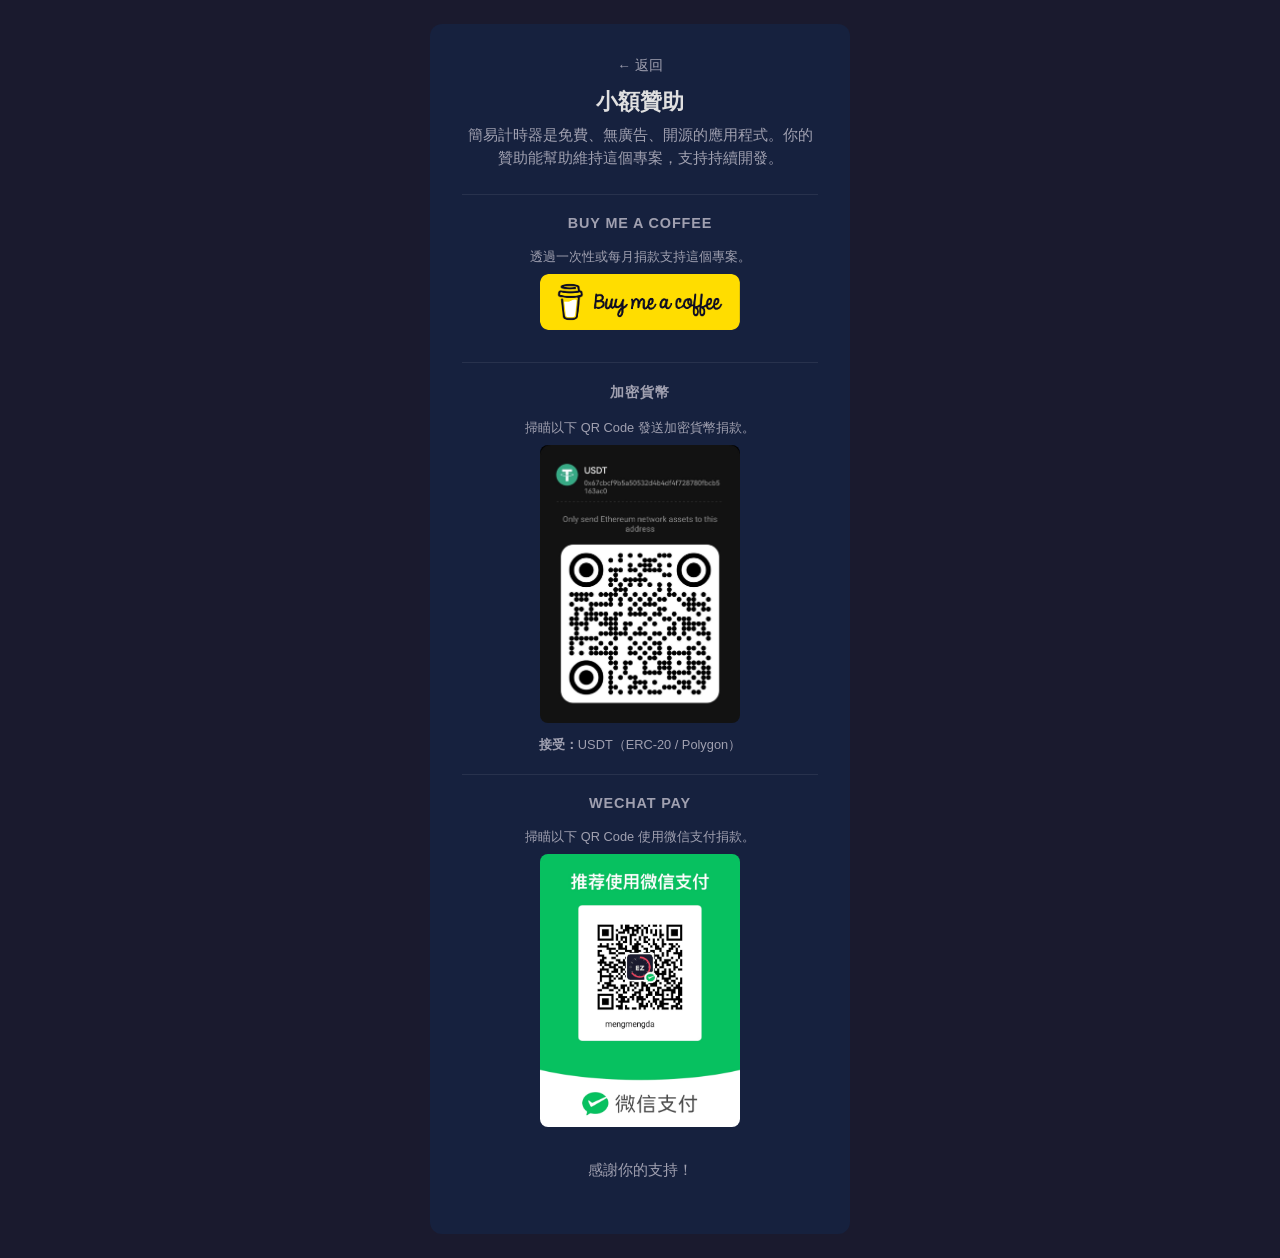
<file: SPONSOR.zh-TW.html>
<!DOCTYPE html>
<html lang="zh-TW">
<head>
  <meta charset="UTF-8">
  <meta name="viewport" content="width=device-width, initial-scale=1.0">
  <title>小額贊助 — 簡易計時器</title>
  <style>
    :root {
      --bg: #1a1a2e;
      --surface: #16213e;
      --text: #e0e0e0;
      --text-secondary: #a0a0b0;
      --accent: #e94560;
      --radius: 12px;
    }
    *, *::before, *::after { box-sizing: border-box; margin: 0; padding: 0; }
    body {
      font-family: -apple-system, BlinkMacSystemFont, 'Segoe UI', Roboto, sans-serif;
      background: var(--bg);
      color: var(--text);
      min-height: 100dvh;
      display: flex;
      align-items: center;
      justify-content: center;
      padding: 1.5rem;
    }
    .card {
      background: var(--surface);
      border-radius: var(--radius);
      padding: 2rem 2rem 1.75rem;
      max-width: 420px;
      width: 100%;
      text-align: center;
    }
    .card h1 {
      font-size: 1.35rem;
      margin-bottom: 0.5rem;
    }
    .card p {
      color: var(--text-secondary);
      font-size: 0.95rem;
      line-height: 1.5;
      margin-bottom: 1.5rem;
    }
    .divider {
      border: none;
      border-top: 1px solid rgba(255,255,255,0.08);
      margin: 1.25rem 0;
    }
    .method h2 {
      font-size: 0.9rem;
      text-transform: uppercase;
      letter-spacing: 0.06em;
      color: var(--text-secondary);
      margin-bottom: 1rem;
    }
    .method img {
      max-width: 200px;
      height: auto;
      border-radius: 8px;
      margin-bottom: 0.5rem;
    }
    .method .note {
      font-size: 0.8rem;
      color: var(--text-secondary);
      margin-bottom: 0.5rem;
    }
    .thanks {
      font-size: 0.85rem;
      color: var(--text-secondary);
      margin-top: 1.25rem;
    }
    .back-link {
      display: inline-block;
      font-size: 0.85rem;
      color: var(--text-secondary);
      text-decoration: none;
      margin-bottom: 0.75rem;
      transition: color 0.2s;
    }
    .back-link:hover { color: var(--text); }
    .bmac-img { max-width: 180px; height: auto; display: inline-block; }
  </style>
</head>
<body>
<div class="card">
  <a href="https://steven-chau.github.io/ez-interval-timer/" class="back-link">&larr; 返回</a>
  <h1>小額贊助</h1>
  <p>簡易計時器是免費、無廣告、開源的應用程式。你的贊助能幫助維持這個專案，支持持續開發。</p>

  <hr class="divider">

  <div class="method">
    <h2>Buy Me a Coffee</h2>
    <p class="note">透過一次性或每月捐款支持這個專案。</p>
    <a href="https://buymeacoffee.com/stevenchau" target="_blank" rel="noopener"><img src="./img/bmc-button.png" alt="請我喝咖啡" class="bmac-img"></a>
  </div>

  <hr class="divider">

  <div class="method">
    <h2>加密貨幣</h2>
    <p class="note">掃瞄以下 QR Code 發送加密貨幣捐款。</p>
    <img src="./sponsor/crypto-qr.png" alt="Crypto QR Code">
    <p class="note"><strong>接受：</strong>USDT（ERC-20 / Polygon）</p>
  </div>

  <hr class="divider">

  <div class="method">
    <h2>WeChat Pay</h2>
    <p class="note">掃瞄以下 QR Code 使用微信支付捐款。</p>
    <img src="./sponsor/wechatpay-qr.png" alt="WeChat Pay QR Code">
  </div>

  <p class="thanks">感謝你的支持！</p>
</div>
</body>
</html>
</file>
<file: css/style.css>
/* ===== CSS Variables / Design Tokens ===== */
:root {
  --bg: #1a1a2e;
  --surface: #16213e;
  --surface-hover: #1f3060;
  --surface-active: #253865;
  --text: #e0e0e0;
  --text-secondary: #a0a0b0;
  --text-muted: #6a6a7a;
  --accent: #e94560;
  --accent-hover: #f0627a;
  --border: #2a2a4a;
  --radius: 12px;
  --radius-sm: 8px;
  --radius-lg: 16px;
  --shadow: 0 4px 24px rgba(0, 0, 0, 0.3);

  /* Phase colors */
  --color-prepare: #2980B9;
  --color-work: #E74C3C;
  --color-rest: #27AE60;
  --ezit-ring-ease: 0.95s;
}

/* ===== Reset & Base ===== */
*, *::before, *::after {
  box-sizing: border-box;
  margin: 0;
  padding: 0;
}

html {
  font-size: 16px;
  -webkit-text-size-adjust: 100%;
}

body {
  font-family: -apple-system, BlinkMacSystemFont, 'Segoe UI', Roboto, sans-serif;
  background: var(--bg);
  color: var(--text);
  min-height: 100dvh;
  overflow-x: hidden;
  -webkit-tap-highlight-color: transparent;
  user-select: none;
  -webkit-user-select: none;
}

#app {
  min-height: 100dvh;
  display: flex;
  flex-direction: column;
}

/* ===== Utility ===== */
.hidden { display: none !important; }

/* ===== Headers ===== */
.config-header {
  text-align: center;
  padding: 2rem 1rem 1rem;
}

.config-header h1 {
  font-size: 1.75rem;
  font-weight: 700;
  letter-spacing: -0.02em;
  color: var(--text);
}

/* ===== Hamburger & Slide-Out Menu ===== */
.btn-hamburger {
  position: fixed;
  top: 1rem;
  left: 1rem;
  z-index: 30;
  width: 44px;
  height: 44px;
  border-radius: 50%;
  border: 1px solid var(--border);
  background: var(--surface);
  color: var(--text-secondary);
  cursor: pointer;
  display: flex;
  align-items: center;
  justify-content: center;
  transition: background 0.15s, border-color 0.15s, color 0.15s;
}

.btn-hamburger:hover {
  background: var(--surface-hover);
  border-color: var(--text-muted);
  color: var(--text);
}

.btn-hamburger.hidden {
  display: none;
}

.menu-backdrop {
  position: fixed;
  inset: 0;
  z-index: 40;
  background: rgba(0, 0, 0, 0.5);
  opacity: 1;
  transition: opacity 1s ease;
}

.menu-backdrop.closed {
  opacity: 0;
  pointer-events: none;
}

.menu-drawer {
  position: fixed;
  top: 0;
  left: 0;
  bottom: 0;
  z-index: 50;
  width: 280px;
  max-width: 80vw;
  background: var(--surface);
  border-right: 1px solid var(--border);
  transform: translateX(0);
  transition: transform 1s ease;
  display: flex;
  flex-direction: column;
}

.menu-drawer.closed {
  transform: translateX(-100%);
}

.menu-header {
  display: flex;
  align-items: center;
  justify-content: space-between;
  padding: 1.25rem;
  border-bottom: 1px solid var(--border);
}

.menu-header h2 {
  font-size: 1.1rem;
  font-weight: 600;
  color: var(--text);
  text-transform: none;
  letter-spacing: 0;
  margin: 0;
}

.btn-menu-close {
  width: 32px;
  height: 32px;
  border: none;
  border-radius: 50%;
  background: transparent;
  color: var(--text-secondary);
  font-size: 1.25rem;
  cursor: pointer;
  display: flex;
  align-items: center;
  justify-content: center;
  transition: background 0.15s, color 0.15s;
}

.btn-menu-close:hover {
  background: var(--surface-hover);
  color: var(--text);
}

.menu-items {
  padding: 0.75rem;
  display: flex;
  flex-direction: column;
  gap: 0.25rem;
}

.menu-item {
  width: 100%;
  padding: 0.75rem 1rem;
  border: none;
  border-radius: var(--radius-sm);
  background: transparent;
  color: var(--text);
  font-size: 0.95rem;
  font-family: inherit;
  text-align: left;
  cursor: pointer;
  transition: background 0.15s;
  text-decoration: none;
  display: flex;
  align-items: center;
  gap: 0.625rem;
  box-sizing: border-box;
}

.menu-item:hover {
  background: var(--surface-hover);
}

.menu-footer {
  margin: 0 0.75rem;
  padding: 0.75rem 1rem 0.5rem;
  border-top: 1px solid var(--border);
  font-size: 0.9rem;
  color: var(--text-muted);
  text-align: center;
  display: flex;
  align-items: center;
  justify-content: center;
  gap: 0.5rem;
}

#menu-footer-version {
  cursor: pointer;
}

#menu-footer-version:hover {
  color: var(--accent);
}

/* ===== About Modal ===== */
.about-modal-content {
  max-width: 320px;
  text-align: center;
}

.about-header {
  display: flex;
  flex-direction: column;
  align-items: center;
  gap: 0.75rem;
  margin-bottom: 0.75rem;
}

.about-icon {
  width: 96px;
  height: 96px;
  border-radius: 20px;
}

.about-app-name {
  font-size: 1.15rem;
  font-weight: 700;
  color: var(--text);
  margin: 0;
}

.about-version {
  font-size: 0.85rem;
  color: var(--text-secondary);
  margin-bottom: 1.25rem;
}

.about-links {
  display: flex;
  flex-direction: column;
  gap: 0.5rem;
}

.about-link {
  display: flex;
  align-items: center;
  gap: 0.6rem;
  padding: 0.65rem 1rem;
  border-radius: var(--radius);
  color: var(--text-secondary);
  text-decoration: none;
  font-size: 0.9rem;
  transition: background 0.15s, color 0.15s;
}

.about-link:hover {
  background: var(--surface-hover);
  color: var(--text);
}

/* ===== QR Export/Import ===== */
.qr-canvas {
  display: flex;
  justify-content: center;
  margin: 1rem 0;
}

.qr-canvas canvas {
  border-radius: 8px;
}

.qr-progress {
  font-size: 0.9rem;
  font-weight: 600;
  color: var(--accent);
  margin-bottom: 0.25rem;
  min-height: 1.3em;
}

.qr-instruction {
  font-size: 0.8rem;
  color: var(--text-secondary);
  line-height: 1.4;
  margin-bottom: 1rem;
}

.qr-reader {
  margin: 1rem 0;
  border-radius: 8px;
  overflow: hidden;
}

.qr-reader video {
  border-radius: 8px;
}

.import-actions {
  display: flex;
  gap: 0.5rem;
  margin-top: 0.75rem;
}

.import-actions .btn {
  flex: 1;
}

.import-file-link {
  color: var(--accent);
  cursor: pointer;
  text-decoration: underline;
}

/* ===== Panel ===== */
.panel {
  background: var(--surface);
  border-radius: var(--radius-lg);
  padding: 1.5rem;
  margin-bottom: 1rem;
  border: 1px solid var(--border);
}

.panel h2 {
  font-size: 1rem;
  font-weight: 600;
  color: var(--text-secondary);
  text-transform: uppercase;
  letter-spacing: 0.05em;
  margin-bottom: 1.25rem;
}

/* ===== Config Main ===== */
.config-main {
  flex: 1;
  padding: 0 1rem 2rem;
  max-width: 640px;
  margin: 0 auto;
  width: 100%;
}

/* ===== Config Rows ===== */
.config-row {
  display: flex;
  align-items: center;
  justify-content: space-between;
  padding: 0.625rem 0;
  border-bottom: 1px solid var(--border);
}

.config-row:last-of-type {
  border-bottom: none;
}

.config-row label {
  font-size: 0.95rem;
  font-weight: 500;
  color: var(--text);
}

/* ===== Stepper ===== */
.stepper, .time-stepper {
  display: flex;
  align-items: center;
  gap: 0.5rem;
}

.stepper-btn {
  width: 36px;
  height: 36px;
  border: 1px solid var(--border);
  border-radius: var(--radius-sm);
  background: var(--surface);
  color: var(--text);
  font-size: 1.25rem;
  cursor: pointer;
  display: flex;
  align-items: center;
  justify-content: center;
  transition: background 0.15s, border-color 0.15s;
}

.stepper-btn:hover {
  background: var(--surface-hover);
  border-color: var(--text-muted);
}

.stepper-btn:active {
  background: var(--surface-active);
}

.stepper-value {
  font-size: 1.25rem;
  font-weight: 700;
  font-variant-numeric: tabular-nums;
  min-width: 2.5ch;
  text-align: center;
}

/* ===== Time Display ===== */
.time-display {
  display: flex;
  align-items: center;
  gap: 2px;
  padding: 4px 8px;
  border-radius: var(--radius-sm);
  border: 1px solid transparent;
  cursor: pointer;
  transition: border-color 0.15s, background 0.15s;
}

.time-display:hover {
  border-color: var(--border);
}

.time-display.editing {
  border-color: var(--accent);
  background: var(--surface-active);
}

.time-min, .time-sec {
  font-size: 1.25rem;
  font-weight: 700;
  font-variant-numeric: tabular-nums;
  min-width: 2.5ch;
  text-align: center;
}

.time-sep {
  font-size: 1.25rem;
  font-weight: 700;
  color: var(--text-secondary);
}

/* Time edit input */
.time-edit-input {
  width: 3ch;
  font-size: 1.25rem;
  font-weight: 700;
  font-family: inherit;
  font-variant-numeric: tabular-nums;
  text-align: center;
  background: transparent;
  border: none;
  color: var(--text);
  outline: none;
  padding: 0;
  -moz-appearance: textfield;
}

.time-edit-input::-webkit-outer-spin-button,
.time-edit-input::-webkit-inner-spin-button {
  -webkit-appearance: none;
  margin: 0;
}

/* ===== Quickstart Actions ===== */
.quickstart-actions {
  display: flex;
  gap: 0.75rem;
  margin-top: 1.25rem;
}

/* ===== Buttons ===== */
.btn {
  padding: 0.625rem 1.25rem;
  border: 1px solid var(--border);
  border-radius: var(--radius-sm);
  font-size: 0.9rem;
  font-weight: 600;
  cursor: pointer;
  transition: background 0.15s, border-color 0.15s, transform 0.1s;
  font-family: inherit;
}

.btn:active {
  transform: scale(0.97);
}

.btn-primary {
  background: var(--accent);
  color: #fff;
  border-color: var(--accent);
}

.btn-primary:hover {
  background: var(--accent-hover);
}

.btn-secondary {
  background: var(--surface);
  color: var(--text);
}

.btn-secondary:hover {
  background: var(--surface-hover);
}

.btn-large {
  flex: 1;
  padding: 0.875rem 2rem;
  font-size: 1.1rem;
  letter-spacing: 0.02em;
}

.btn-icon {
  width: 40px;
  height: 40px;
  padding: 0;
  display: flex;
  align-items: center;
  justify-content: center;
  font-size: 1.5rem;
  font-weight: 300;
  border-radius: 50%;
  background: var(--surface);
  color: var(--text);
  border: 1px solid var(--border);
  cursor: pointer;
  transition: background 0.15s, border-color 0.15s;
}

.btn-icon:hover {
  background: var(--surface-hover);
  border-color: var(--text-muted);
}

.btn-danger {
  background: transparent;
  color: var(--accent);
  border-color: var(--accent);
}

.btn-danger:hover {
  background: var(--accent);
  color: #fff;
}

/* ===== Routines Section ===== */
.routines-section {
  margin-top: 0;
}

.routines-header {
  display: flex;
  align-items: center;
  justify-content: space-between;
  margin-bottom: 1rem;
}

.routines-header h2 {
  margin-bottom: 0;
}

.routines-grid {
  display: grid;
  grid-template-columns: repeat(auto-fill, minmax(260px, 1fr));
  gap: 0.75rem;
}

.routines-empty {
  text-align: center;
  color: var(--text-secondary);
  padding: 2rem 1rem;
  font-size: 0.9rem;
}

/* ===== Routine Card ===== */
.routine-card {
  background: var(--bg);
  border: 1px solid var(--border);
  border-radius: var(--radius);
  padding: 1rem;
  display: flex;
  flex-direction: column;
  gap: 0.5rem;
  transition: border-color 0.15s, background 0.15s;
}

.routine-card {
  cursor: grab;
}

.routine-card:active {
  cursor: grabbing;
}

.routine-card:hover {
  border-color: var(--text-muted);
}

.routine-card.dragging {
  opacity: 0.4;
}

.routine-card.drag-over {
  border-color: var(--accent);
  background: var(--surface-hover);
}

.routine-card-all {
  cursor: default;
  border-color: var(--accent);
  background: var(--surface-hover);
}

.routine-card-all-name {
  font-size: 1rem;
  font-weight: 600;
  color: var(--accent);
}

.routine-card-all-actions {
  display: flex;
  gap: 0.5rem;
  margin-top: 0.25rem;
}

.routine-card-all-actions .btn {
  flex: 1;
  text-align: center;
  padding: 0.4rem 0.5rem;
  font-size: 0.8rem;
  display: flex;
  align-items: center;
  justify-content: center;
  gap: 0.35rem;
}

.routine-card-header {
  display: flex;
  align-items: flex-start;
  justify-content: space-between;
  gap: 0.5rem;
}

.routine-card-grip {
  flex-shrink: 0;
  display: flex;
  align-items: center;
  margin-top: 2px;
}

.routine-card-name {
  font-size: 1rem;
  font-weight: 600;
  color: var(--text);
  word-break: break-word;
}

.routine-card-duration {
  font-size: 0.85rem;
  color: var(--text-secondary);
  font-variant-numeric: tabular-nums;
}

.routine-card-tags {
  display: flex;
  gap: 0.5rem;
  flex-wrap: wrap;
}

.routine-tag {
  display: inline-flex;
  align-items: center;
  gap: 0.25rem;
  font-size: 0.75rem;
  padding: 2px 8px;
  border-radius: 100px;
  background: var(--surface-hover);
  color: var(--text-secondary);
  font-weight: 500;
}

.routine-tag.sets {
  background: var(--accent);
  color: #fff;
}

.routine-card-actions {
  display: flex;
  gap: 0.5rem;
  margin-top: 0.25rem;
}

.routine-card-actions .btn {
  flex: 1;
  text-align: center;
  padding: 0.4rem 0.5rem;
  font-size: 0.8rem;
}

.btn-icon-only,
.routine-card-actions .btn-icon-only {
  flex: 0 0 auto;
  width: 64px;
  height: 32px;
  padding: 0;
}

.btn-start-icon {
  display: inline-flex;
  align-items: center;
  justify-content: center;
  padding: 0;
}

/* ===== Timer View ===== */
#timer-view {
  position: fixed;
  inset: 0;
  display: flex;
  flex-direction: column;
  z-index: 10;
}

#timer-view.hidden {
  display: none;
}

.timer-bg {
  position: relative;
  flex: 1;
  display: flex;
  align-items: center;
  justify-content: center;
  background: var(--color-prepare);
  transition: background-color 0.8s ease;
}

.timer-bg.phase-prepare { background: var(--color-prepare); }
.timer-bg.phase-work { background: var(--color-work); }
.timer-bg.phase-rest { background: var(--color-rest); }
.timer-bg.phase-paused { filter: brightness(0.6); }
.timer-bg.phase-finished { background: var(--surface); }

.timer-content {
  display: flex;
  flex-direction: column;
  align-items: center;
  gap: 1rem;
}

/* ===== Routine Label ===== */
.routine-label {
  font-size: 1.3rem;
  font-weight: 800;
  letter-spacing: 0.03em;
  color: rgba(255, 255, 255, 0.85);
  text-shadow: 0 2px 6px rgba(0, 0, 0, 0.25);
  margin-bottom: 1rem;
}

.routine-label:empty {
  display: none;
}

/* ===== Phase Label ===== */
.phase-label {
  font-size: 1.25rem;
  font-weight: 700;
  text-transform: uppercase;
  letter-spacing: 0.15em;
  color: rgba(255, 255, 255, 0.85);
  text-shadow: 0 2px 4px rgba(0, 0, 0, 0.2);
}

/* ===== Countdown Container & Progress Ring ===== */
.countdown-container {
  position: relative;
  width: min(280px, 65vw);
  height: min(280px, 65vw);
}

.progress-ring {
  width: 100%;
  height: 100%;
  transform: scale(-1, 1) rotate(-90deg);
}

.progress-ring-track {
  fill: none;
  stroke: rgba(255, 255, 255, 0.15);
  stroke-width: 8;
}

.progress-ring-fill {
  fill: none;
  stroke: rgba(255, 255, 255, 0.85);
  stroke-width: 8;
  stroke-linecap: round;
  stroke-dasharray: 565.49;
  stroke-dashoffset: 0;
  transition: stroke-dashoffset var(--ezit-ring-ease) linear, stroke 0.3s;
}

.countdown-digits {
  position: absolute;
  inset: 0;
  display: flex;
  align-items: center;
  justify-content: center;
  font-family: 'SF Mono', 'Cascadia Code', 'Consolas', monospace;
  font-size: clamp(3.5rem, 12vw, 6rem);
  font-weight: 700;
  font-variant-numeric: tabular-nums;
  color: #fff;
  text-shadow: 0 2px 8px rgba(0, 0, 0, 0.15);
}

/* ===== Set Counter ===== */
.set-counter {
  font-size: 1.1rem;
  font-weight: 600;
  color: rgba(255, 255, 255, 0.8);
  font-variant-numeric: tabular-nums;
}

/* ===== Timer Controls ===== */
.timer-controls {
  display: flex;
  align-items: center;
  justify-content: center;
  gap: 0.5rem;
  padding: 1rem 0.75rem;
  padding-bottom: max(1rem, env(safe-area-inset-bottom));
  background: rgba(0, 0, 0, 0.3);
  backdrop-filter: blur(12px);
  -webkit-backdrop-filter: blur(12px);
}

.ctrl-btn {
  width: 52px;
  height: 52px;
  border-radius: 50%;
  border: 1px solid rgba(255, 255, 255, 0.2);
  background: rgba(255, 255, 255, 0.08);
  color: #fff;
  cursor: pointer;
  display: flex;
  align-items: center;
  justify-content: center;
  transition: background 0.15s, transform 0.1s;
}

.ctrl-btn:hover {
  background: rgba(255, 255, 255, 0.15);
}

.ctrl-btn:active {
  transform: scale(0.93);
}

.ctrl-btn-play {
  width: 64px;
  height: 64px;
  background: rgba(255, 255, 255, 0.15);
}

.ctrl-btn-exit {
  width: auto;
  padding: 0 1.25rem;
  border-radius: 26px;
  font-size: 0.85rem;
  font-weight: 600;
  letter-spacing: 0.03em;
  font-family: inherit;
}

/* ===== Lock Overlay ===== */
.lock-overlay {
  position: absolute;
  inset: 0;
  z-index: 5;
  background: transparent;
}

.lock-overlay.hidden {
  display: none;
}

/* Disable all controls except lock when locked */
.timer-controls.locked .ctrl-btn:not(#btn-lock) {
  pointer-events: none;
  opacity: 0.3;
}

/* ===== Modal ===== */
.modal {
  position: fixed;
  inset: 0;
  z-index: 100;
  display: flex;
  align-items: center;
  justify-content: center;
  padding: 1rem;
}

.modal.hidden {
  display: none;
}

.modal-backdrop {
  position: absolute;
  inset: 0;
  background: rgba(0, 0, 0, 0.6);
  backdrop-filter: blur(4px);
}

.modal-content {
  position: relative;
  background: var(--surface);
  border: 1px solid var(--border);
  border-radius: var(--radius-lg);
  padding: 1.5rem;
  width: 100%;
  max-width: 400px;
  max-height: 90dvh;
  overflow-y: auto;
  box-shadow: var(--shadow);
}

.modal-content h2 {
  font-size: 1.15rem;
  font-weight: 600;
  margin-bottom: 1.25rem;
  color: var(--text);
}

.modal-content p {
  font-size: 0.95rem;
  color: var(--text);
  margin-bottom: 1.5rem;
  line-height: 1.5;
}

.modal-field {
  margin-bottom: 1rem;
}

.modal-field label {
  display: block;
  font-size: 0.85rem;
  font-weight: 600;
  color: var(--text-secondary);
  text-transform: uppercase;
  letter-spacing: 0.04em;
  margin-bottom: 0.4rem;
}

.modal-field .stepper,
.modal-field .time-stepper {
  justify-content: flex-start;
}

.text-input {
  width: 100%;
  padding: 0.625rem 0.75rem;
  border: 1px solid var(--border);
  border-radius: var(--radius-sm);
  background: var(--bg);
  color: var(--text);
  font-size: 0.95rem;
  font-family: inherit;
  outline: none;
  transition: border-color 0.15s;
}

.text-input:focus {
  border-color: var(--accent);
}

.text-input::placeholder {
  color: var(--text-muted);
}

.modal-actions {
  display: flex;
  gap: 0.75rem;
  margin-top: 1.5rem;
}

.modal-actions .btn {
  flex: 1;
  text-align: center;
}

/* ===== Language Options ===== */
.language-options {
  display: flex;
  flex-direction: column;
  gap: 0.5rem;
}

.language-option {
  display: flex;
  align-items: center;
  gap: 0.75rem;
  width: 100%;
  padding: 0.875rem 1rem;
  border: 1px solid var(--border);
  border-radius: var(--radius-sm);
  background: var(--bg);
  color: var(--text);
  font-size: 0.95rem;
  font-family: inherit;
  cursor: pointer;
  transition: border-color 0.15s, background 0.15s;
}

.language-option:hover {
  border-color: var(--accent);
  background: var(--surface-hover);
}

.language-option.active {
  border-color: var(--accent);
  background: var(--surface-active);
}

.language-option-name {
  font-weight: 600;
}

/* ===== Validation Message ===== */
.validation-msg {
  color: var(--accent);
  font-size: 0.8rem;
  margin-top: 0.25rem;
}

/* ===== Responsive ===== */
@media (min-width: 768px) {
  .config-main {
    padding: 0 2rem 2rem;
  }

  .routines-grid {
    grid-template-columns: repeat(auto-fill, minmax(280px, 1fr));
  }

  .countdown-container {
    width: 320px;
    height: 320px;
  }

  .finish-gif {
    width: 320px;
    height: 320px;
  }

  .timer-controls {
    gap: 1rem;
    padding: 1.25rem 2rem;
    padding-bottom: max(1.25rem, env(safe-area-inset-bottom));
  }
}

@media (min-width: 1024px) {
  .config-main {
    display: grid;
    grid-template-columns: 1fr 1fr;
    gap: 1.5rem;
    max-width: 960px;
    align-items: start;
  }

  .config-main .panel {
    margin-bottom: 0;
  }
}

@media (max-width: 380px) {
  .config-row {
    flex-direction: column;
    align-items: flex-start;
    gap: 0.5rem;
  }

  .stepper, .time-stepper {
    width: 100%;
    justify-content: flex-end;
  }

  .timer-controls {
    gap: 0.35rem;
    padding: 0.75rem 0.5rem;
    padding-bottom: max(0.75rem, env(safe-area-inset-bottom));
  }

  .ctrl-btn {
    width: 44px;
    height: 44px;
  }

  .ctrl-btn-play {
    width: 54px;
    height: 54px;
  }

  .countdown-digits {
    font-size: clamp(2.5rem, 14vw, 4rem);
  }
}

/* ===== Records View ===== */
#records-view {
  flex: 1;
  display: flex;
  flex-direction: column;
  overflow: hidden;
}

.records-header {
  display: flex;
  align-items: center;
  gap: 0.75rem;
  padding: 1.25rem 1rem;
}

.records-header h1 {
  font-size: 1.25rem;
  font-weight: 700;
  color: var(--text);
  margin: 0;
}

.records-modes {
  display: flex;
  gap: 0;
  margin: 0 1rem;
  border: 1px solid var(--border);
  border-radius: var(--radius-sm);
  overflow: hidden;
}

.mode-btn {
  flex: 1;
  padding: 0.5rem 1rem;
  border: none;
  background: var(--surface);
  color: var(--text-secondary);
  font-size: 0.85rem;
  font-weight: 600;
  font-family: inherit;
  cursor: pointer;
  transition: background 0.15s, color 0.15s;
}

.mode-btn:first-child {
  border-right: 1px solid var(--border);
}

.mode-btn.active {
  background: var(--accent);
  color: #fff;
}

.records-main {
  flex: 1;
  padding: 1rem;
  overflow: hidden;
  display: flex;
  flex-direction: column;
}

#records-detailed {
  flex: 1;
  min-height: 0;
  overflow-y: auto;
}

.records-day {
  margin-bottom: 1.25rem;
}

.records-day-header {
  font-size: 0.8rem;
  font-weight: 600;
  color: var(--text-secondary);
  text-transform: uppercase;
  letter-spacing: 0.04em;
  margin-bottom: 0.5rem;
  padding-bottom: 0.375rem;
  border-bottom: 1px solid var(--border);
}

.records-item {
  display: flex;
  align-items: center;
  justify-content: space-between;
  padding: 0.625rem 0.75rem;
  border-radius: var(--radius-sm);
  background: var(--surface);
  margin-bottom: 0.375rem;
  gap: 0.5rem;
}

.records-item-name {
  font-weight: 600;
  color: var(--text);
  font-size: 0.9rem;
}

.records-item-time {
  font-size: 0.8rem;
  color: var(--text-muted);
  font-variant-numeric: tabular-nums;
  white-space: nowrap;
}

.records-item-duration {
  font-size: 0.8rem;
  color: var(--text-secondary);
  font-variant-numeric: tabular-nums;
  white-space: nowrap;
}

.records-load-more {
  width: 100%;
  margin-top: 0.5rem;
}

.records-empty {
  text-align: center;
  color: var(--text-muted);
  padding: 3rem 1rem;
  font-size: 0.9rem;
}

/* ===== Calendar View ===== */
#records-calendar {
  display: flex;
  flex-direction: column;
  flex: 1;
  min-height: 0;
  align-items: center;
}

.calendar-nav {
  display: flex;
  align-items: center;
  justify-content: space-between;
  margin-bottom: 0.75rem;
  flex-shrink: 0;
  width: 100%;
}

.btn-icon:disabled {
  opacity: 0.3;
  cursor: default;
}

.calendar-month-label {
  font-size: 1rem;
  font-weight: 700;
  color: var(--text);
  min-width: 12ch;
  text-align: center;
}

.calendar-day-headers {
  display: grid;
  grid-template-columns: repeat(7, 1fr);
  gap: 3px;
  margin-bottom: 3px;
  flex-shrink: 0;
  width: 100%;
}

.calendar-day-header {
  text-align: center;
  font-size: 0.7rem;
  font-weight: 600;
  color: var(--text-muted);
  padding: 4px 0;
}

.calendar-grid {
  display: grid;
  grid-template-columns: repeat(7, 1fr);
  grid-template-rows: repeat(6, 1fr);
  gap: 3px;
}

.calendar-day {
  display: flex;
  align-items: center;
  justify-content: center;
  border-radius: 3px;
  font-size: 0.75rem;
  font-variant-numeric: tabular-nums;
  color: var(--text);
  cursor: default;
  aspect-ratio: 1;
}

.calendar-day.empty {
  background: transparent;
}

.calendar-day.l0 { background: var(--surface); color: var(--text-muted); }
.calendar-day.l1 { background: #0e4429; }
.calendar-day.l2 { background: #006d32; }
.calendar-day.l3 { background: #26a641; }
.calendar-day.l4 { background: #39d353; color: #000; }

.calendar-legend {
  display: flex;
  align-items: center;
  justify-content: flex-end;
  gap: 3px;
  margin-top: 0.75rem;
  flex-shrink: 0;
}

.calendar-legend-label {
  font-size: 0.7rem;
  color: var(--text-muted);
}

.calendar-legend-cell {
  width: 12px;
  height: 12px;
  border-radius: 2px;
}

.calendar-legend-cell.l0 { background: var(--surface); }
.calendar-legend-cell.l1 { background: #0e4429; }
.calendar-legend-cell.l2 { background: #006d32; }
.calendar-legend-cell.l3 { background: #26a641; }
.calendar-legend-cell.l4 { background: #39d353; }

/* ===== Finish GIF ===== */
.finish-gif {
  position: absolute;
  /* left and top set by JS to match circle position */
  width: min(280px, 65vw);
  height: min(280px, 65vw);
  z-index: 50;
  pointer-events: none;
  display: none;
  transform: translate(-50%, -50%);
}

.finish-gif.pop {
  display: block;
  animation: popIn 2s ease-out forwards;
}

@keyframes popIn {
  0%   { transform: translate(-50%, -50%) scale(0.005); opacity: 0; }
  8%   { opacity: 1; }
  100% { transform: translate(-50%, -50%) scale(1); opacity: 1; }
}

/* ===== Animations ===== */
@keyframes fadeIn {
  from { opacity: 0; transform: translateY(8px); }
  to   { opacity: 1; transform: translateY(0); }
}

.routine-card {
  animation: fadeIn 0.25s ease both;
}

@keyframes pulse {
  0%, 100% { opacity: 1; }
  50% { opacity: 0.5; }
}

.phase-label.flash {
  animation: pulse 0.3s ease 3;
}
</file>
